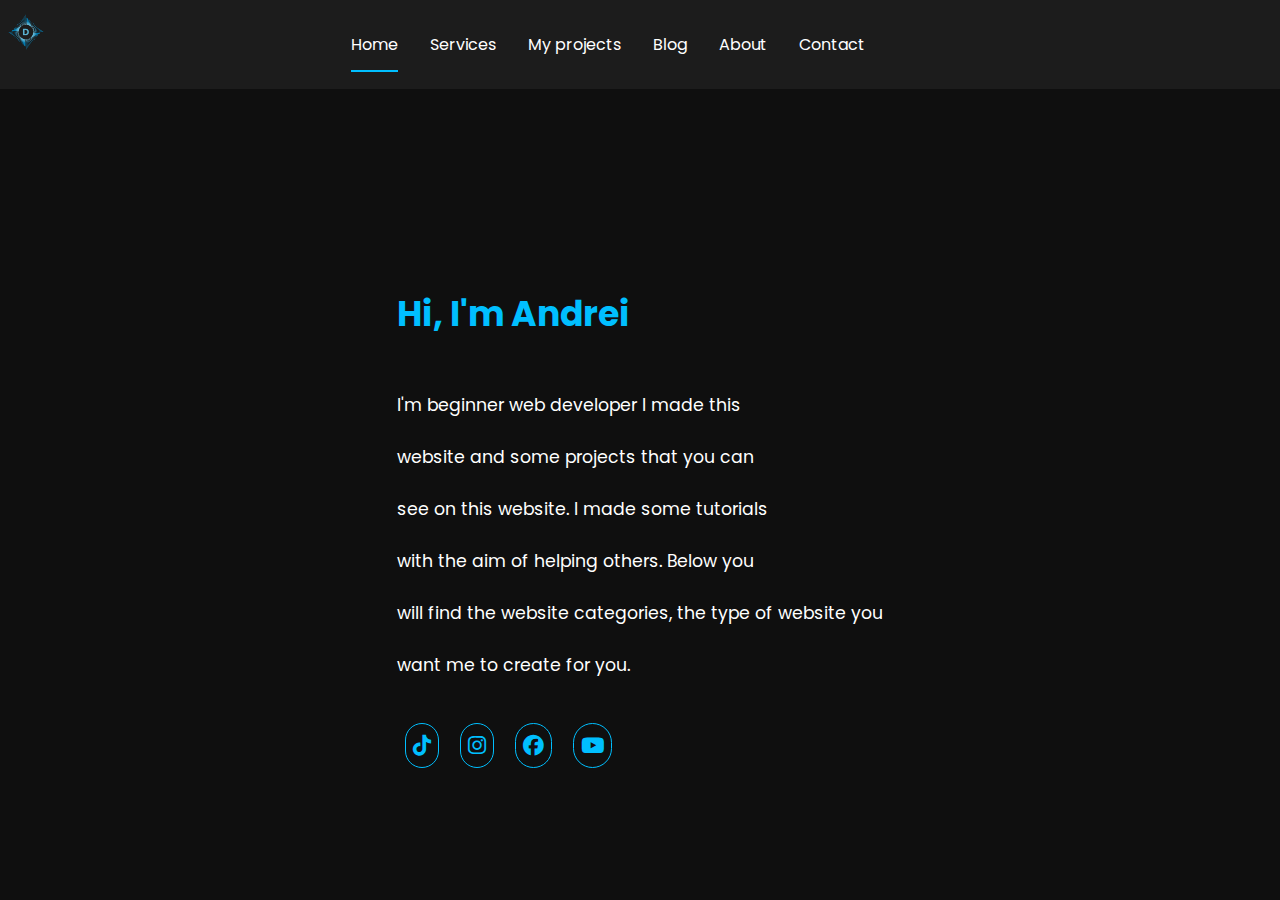
<file: index.html>
<!DOCTYPE html>
<html lang="en">
  <head>
    <meta charset="UTF-8" />
    <meta name="viewport" content="width=device-width, initial-scale=1.0" />
    <meta http-equiv="X-UA-Compatible" content="ie=edge" />
    <meta http-equiv="Content-Type" content="text/html;charset=UTF-8" />
    <link rel="stylesheet" href="style.css" />
    <link
      rel="stylesheet"
      href="https://cdnjs.cloudflare.com/ajax/libs/font-awesome/6.7.2/css/all.min.css"
      integrity="sha512-Evv84Mr4kqVGRNSgIGL/F/aIDqQb7xQ2vcrdIwxfjThSH8CSR7PBEakCr51Ck+w+/U6swU2Im1vVX0SVk9ABhg=="
      crossorigin="anonymous"
      referrerpolicy="no-referrer"
    />
    <link
      href="https://fonts.googleapis.com/css2?family=Poppins&display=swap"
      rel="stylesheet"
    />
    <link rel="icon website" href="./images/logo/logo.png" type="png" />
    <title>My website</title>
  </head>
  <body>
    <nav class="nav">
      <div class="logo">
        <img src="./images/logo/logo.png" alt="logo">
      </div>
      <div class="nav-links">
        <ul>
          <li><a href="./index.html" class="active">Home</a></li>
          <li><a href="./services.html">Services</a></li>
          <li><a href="./my-projects.html">My projects</a></li>
          <li><a href="./blog.html">Blog</a></li>
          <li><a href="./about.html">About</a></li>
          <li><a href="./contact.html">Contact</a></li>
        </ul>
      </div>
    </nav>
    <div class="container">
      <div class="about-me">
        <div class="me">
          <span><h1>Hi, I'm Andrei</h1></span> <br /><br />
          <p>
            I'm beginner web developer I made this <br />
            <br />website and some projects that you can <br />
            <br />
            see on this website. I made some tutorials <br />
            <br />
            with the aim of helping others. Below you <br />
            <br />
            will find the website categories, the type of website you <br />
            <br />
            want me to create for you.
          </p>
        </div>
        <br />
        <br />
        <div class="contact-links">
          <a href="https://www.tiktok.com/@digitalcore_h9z?lang=en"
            ><i class="fa-brands fa-tiktok"></i
          ></a>
          <a href=""><i class="fa-brands fa-instagram"></i></a>
          <a href="#"><i class="fa-brands fa-facebook"></i></a>
          <a href="https://www.youtube.com/@digitalcore-h9z"
            ><i class="fa-brands fa-youtube"></i
          ></a>
        </div>
      </div>
    </div>
  </body>
</html>
</file>
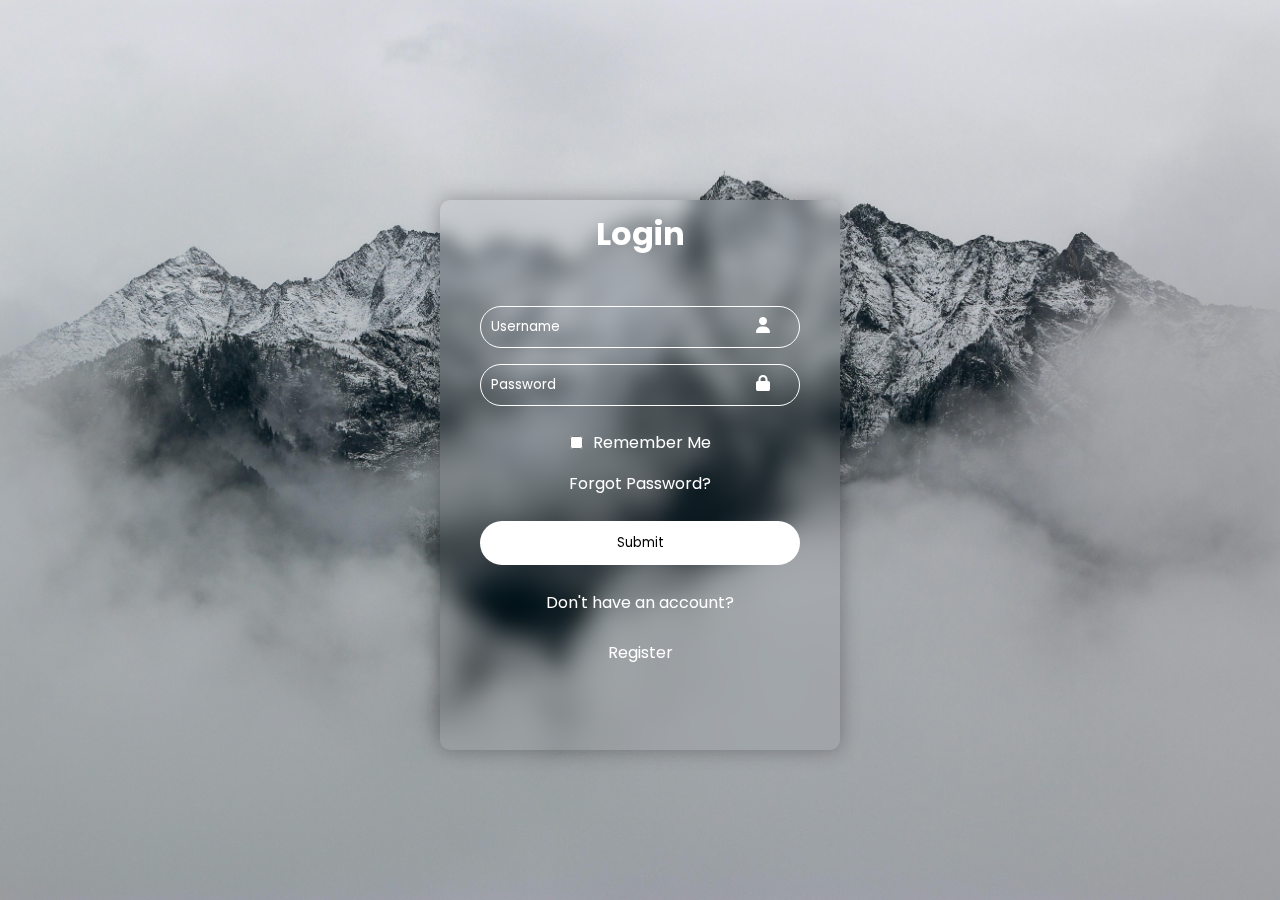
<file: my projects/FORM INPUT/index.html>
<!DOCTYPE html>
<html lang="en">
  <head>
    <meta charset="UTF-8" />
    <meta name="viewport" content="width=device-width, initial-scale=1.0" />
    <link rel="stylesheet" href="style.css" />
    <link
      rel="stylesheet"
      href="https://cdnjs.cloudflare.com/ajax/libs/font-awesome/6.7.2/css/all.min.css"
      integrity="sha512-Evv84Mr4kqVGRNSgIGL/F/aIDqQb7xQ2vcrdIwxfjThSH8CSR7PBEakCr51Ck+w+/U6swU2Im1vVX0SVk9ABhg=="
      crossorigin="anonymous"
      referrerpolicy="no-referrer"
    />
    <link
      href="https://fonts.googleapis.com/css2?family=Poppins&display=swap"
      rel="stylesheet"
    />
    <title>Document</title>
  </head>
  <body>
    <div class="container">
      <div class="form-input">
        <form action="" class="log-in">
          <h1>Login</h1>
          <br />
          <br />
          <input
            type="text"
            id="username"
            name="username"
            placeholder="Username"
          /><i class="fa-solid fa-user"></i>
          <input
            type="password"
            name="password"
            id="password"
            placeholder="Password"
          /><i class="fa-solid fa-lock"></i>
          <div class="remember-me">
            <input type="checkbox" name="checkbox" id="remember-me" />
            <label for="remember-me">Remember Me</label>
          </div>
          <a href="" class="forgot-pass"> Forgot Password? </a> <br />
          <input type="submit" value="Submit" class="login-btn" /> <br />
          <label for="">Don't have an account?</label><br />
          <a href="" class="register-btn">Register</a>
        </form>
      </div>
    </div>
  </body>
</html>
</file>
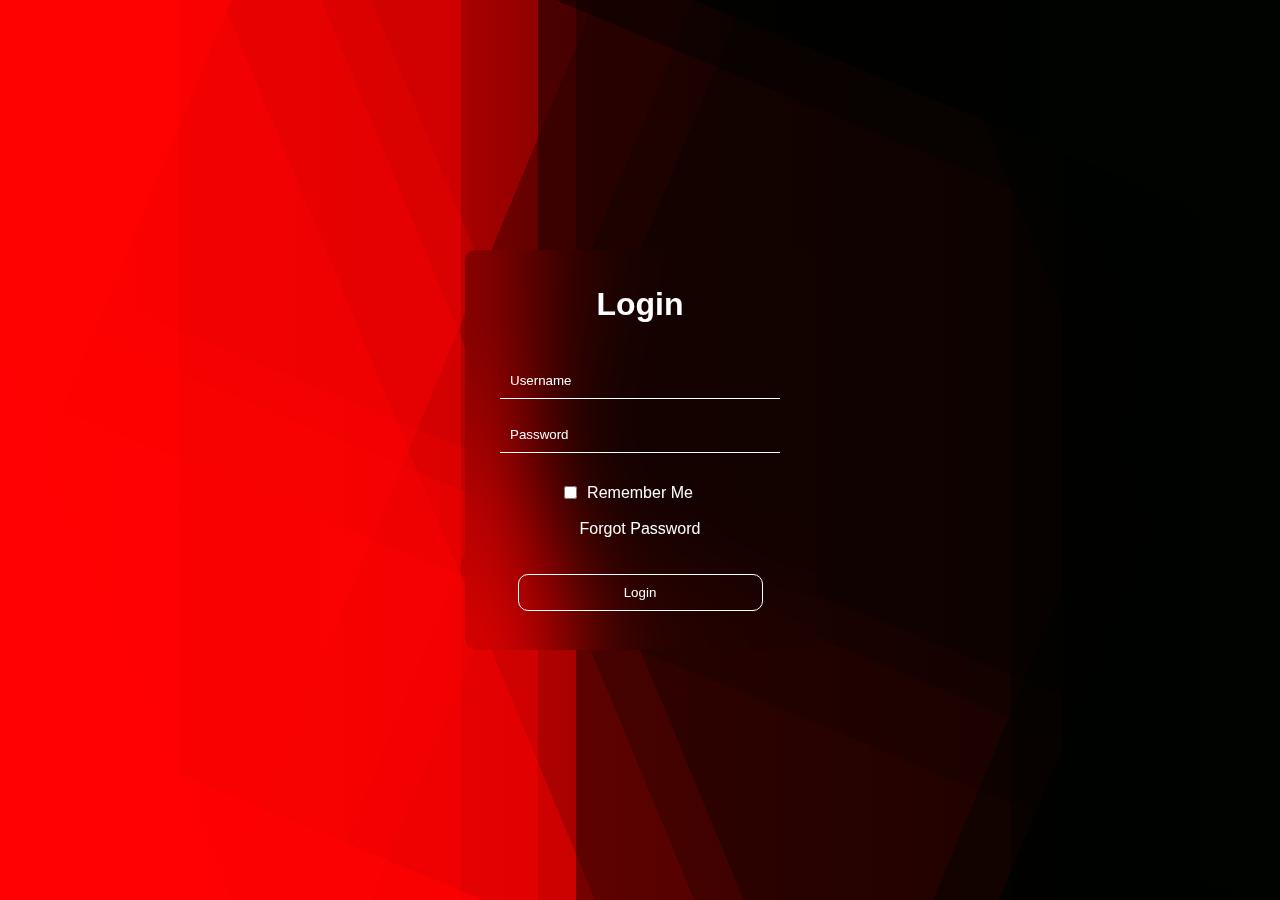
<file: my projects/log in form 2/index.html>
<!DOCTYPE html>
<html lang="en">
  <head>
    <meta charset="UTF-8" />
    <meta name="viewport" content="width=device-width, initial-scale=1.0" />
    <link rel="stylesheet" href="style.css" />
    <title>Login form</title>
  </head>
  <body>
    <div class="container">
      <div class="form">
        <br />
        <br />
        <h1>Login</h1>
        <form action="" class="form-input">
          <input type="text" placeholder="Username" id="username" /> <br />
          <input type="password" placeholder="Password" id="password" /> <br />
          <input type="checkbox" name="checkbox" id="remember-me" />
          <label for="">Remember Me</label> <br />
          <a href="#" class="reset-pass">Forgot Password</a> <br> <br>
          <input type="submit" id="submit-btn" value="Login" />
        </form>
      </div>
    </div>
  </body>
</html>
</file>
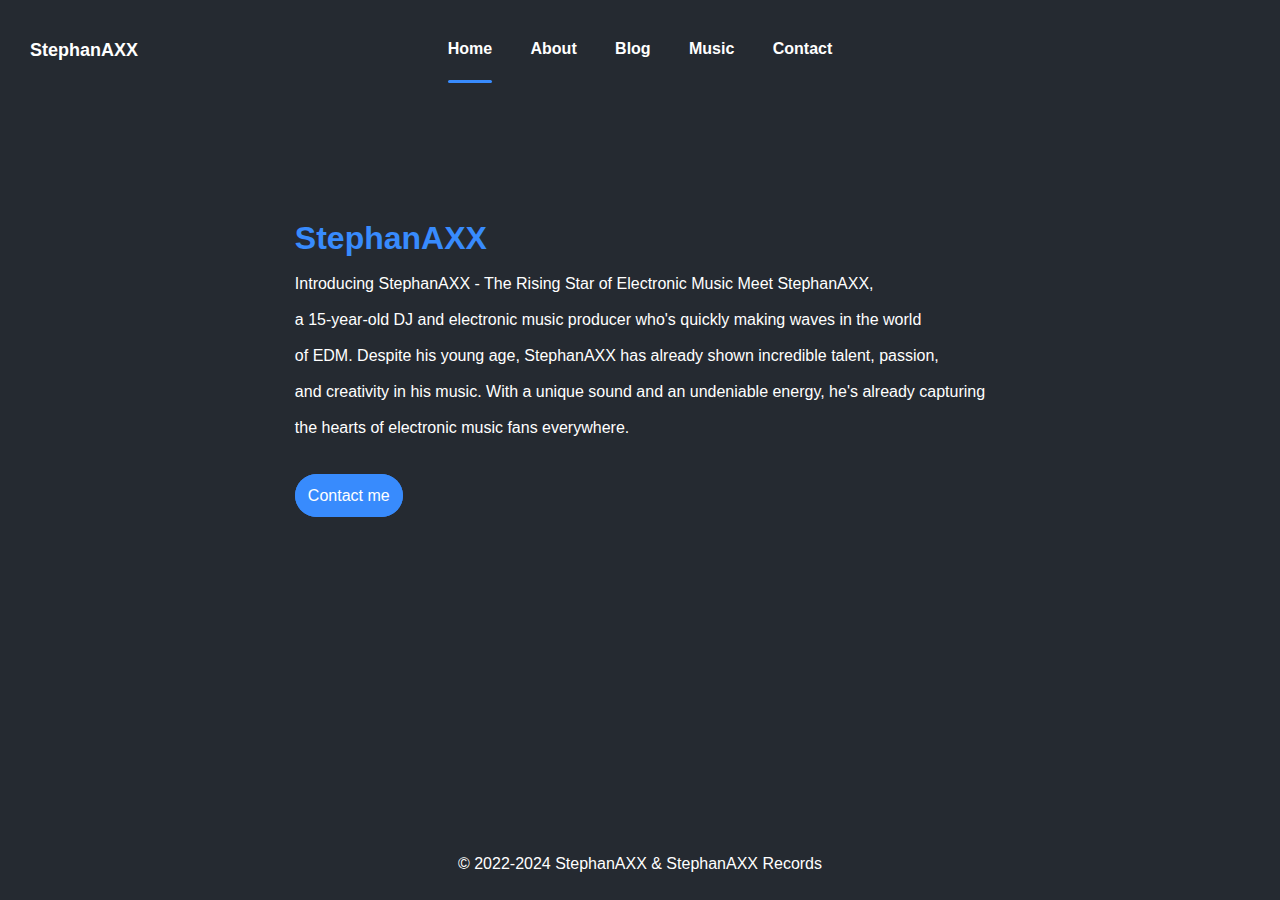
<file: my projects/Projects Stefan/index.html>
<!DOCTYPE html>
<html lang="en">
  <head>
    <meta charset="UTF-8" />
    <meta name="viewport" content="width=device-width, initial-scale=1.0" />
    <title>StephanAXX Official Website</title>
    <link rel="stylesheet" href="style.css" />
    <link
      rel="stylesheet"
      href="https://cdnjs.cloudflare.com/ajax/libs/font-awesome/6.5.2/css/all.min.css"
      integrity="sha512-SnH5WK+bZxgPHs44uWIX+LLJAJ9/2PkPKZ5QiAj6Ta86w+fsb2TkcmfRyVX3pBnMFcV7oQPJkl9QevSCWr3W6A=="
      crossorigin="anonymous"
      referrerpolicy="no-referrer"
    />
  </head>
  <body>
    <nav class="nav">
      <div class="logo">
        <i class="fa-solid fa-music"></i>
        <a href="#">StephanAXX</a>
      </div>
      <div class="links">
        <ul>
          <li><a href="#" class="active">Home</a></li>
          <li><a href="#">About</a></li>
          <li><a href="#">Blog</a></li>
          <li><a href="#">Music</a></li>
          <li><a href="#">Contact</a></li>
        </ul>
      </div>
      <div class="social-media">
        <a href="#"><i class="fa-brands fa-instagram"></i></a>
        <a href="#"><i class="fa-brands fa-spotify"></i></a>
        <a href="#"><i class="fa-brands fa-cloudflare"></i></a>
        <a href="#"><i class="fa-brands fa-youtube"></i></a>
      </div>
    </nav>
    <div class="container">
      <div class="about-me">
        <span><h1>StephanAXX</h1></span> <br />
        <p>
          Introducing StephanAXX - The Rising Star of Electronic Music Meet
          StephanAXX, <br> <br> a 15-year-old DJ and electronic music producer who's
          quickly making waves in the world <br> <br> of EDM. Despite his young age,
          StephanAXX has already shown incredible talent, passion, <br> <br> and
          creativity in his music. With a unique sound and an undeniable energy,
          he's already capturing <br> <br> the hearts of electronic music fans everywhere.
        </p>
        <a href="#" class="contact-me-btn">Contact me</a>
      </div>
    </div>
    <footer>
      <!-- <div class="recordslogo"> 
        <img src="AXXRecordsLogo.png" alt="Stephanaxx Logo" />
      </div>-->
      <p>&copy; 2022-2024 StephanAXX & StephanAXX Records</p>
    </footer>
    <script src="script.js"></script>
  </body>
</html>
</file>
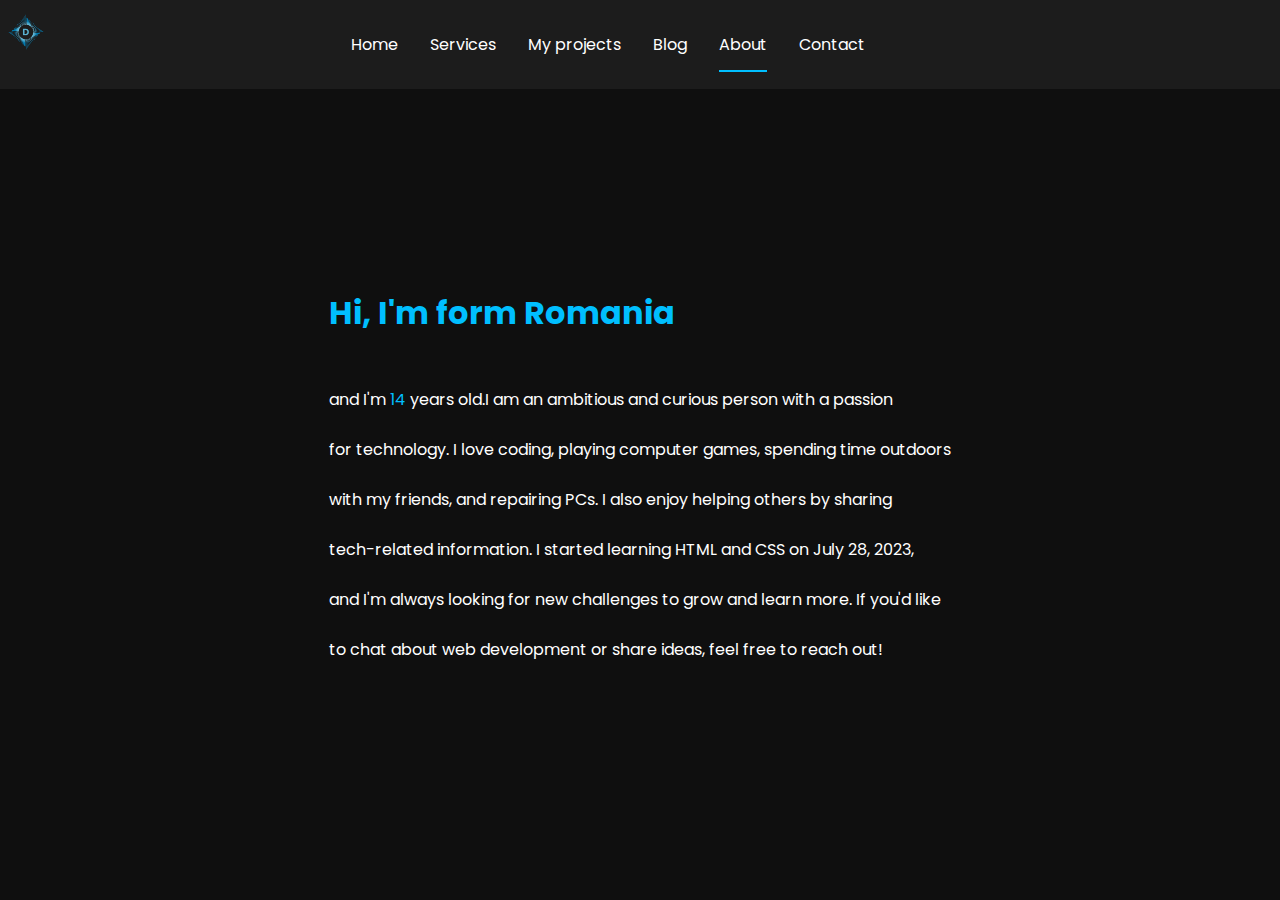
<file: about.html>
<!DOCTYPE html>
<html lang="en">
  <head>
    <meta charset="UTF-8" />
    <meta name="viewport" content="width=device-width, initial-scale=1.0" />
    <meta http-equiv="X-UA-Compatible" content="ie=edge" />
    <meta http-equiv="Content-Type" content="text/html;charset=UTF-8" />
    <link rel="stylesheet" href="style.css" />
    <link
      rel="stylesheet"
      href="https://cdnjs.cloudflare.com/ajax/libs/font-awesome/6.7.2/css/all.min.css"
      integrity="sha512-Evv84Mr4kqVGRNSgIGL/F/aIDqQb7xQ2vcrdIwxfjThSH8CSR7PBEakCr51Ck+w+/U6swU2Im1vVX0SVk9ABhg=="
      crossorigin="anonymous"
      referrerpolicy="no-referrer"
    />
    <link
      href="https://fonts.googleapis.com/css2?family=Poppins&display=swap"
      rel="stylesheet"
    />
    <link rel="icon website" href="./images/logo/logo.png" type="png" />
    <title>About me</title>
  </head>
  <body>
    <nav class="nav">
      <div class="logo">
        <img src="./images/logo/logo.png" alt="logo"><a href="#" class="logo-name"></a>
      </div>
      <div class="nav-links">
        <ul>
          <li><a href="./index.html">Home</a></li>
          <li><a href="./services.html">Services</a></li>
          <li><a href="./my-projects.html">My projects</a></li>
          <li><a href="./blog.html">Blog</a></li>
          <li><a href="./about.html" class="active">About</a></li>
          <li><a href="./contact.html">Contact</a></li>
        </ul>
      </div>
    </nav>

    <div class="about">
      <div class="me">
        <span><h1>Hi, I'm form Romania</h1></span> <br />
        <br />
        <p>
          and I'm <span>14</span> years old.I am an ambitious and curious person
          with a passion <br />
          <br />
          for technology. I love coding, playing computer games, spending time
          outdoors <br />
          <br />
          with my friends, and repairing PCs. I also enjoy helping others by
          sharing <br />
          <br />
          tech-related information. I started learning HTML and CSS on July 28,
          2023, <br />
          <br />
          and I'm always looking for new challenges to grow and learn more. If
          you'd like <br />
          <br />
          to chat about web development or share ideas, feel free to reach out!
        </p>
      </div>
    </div>
  </body>
</html>
</file>
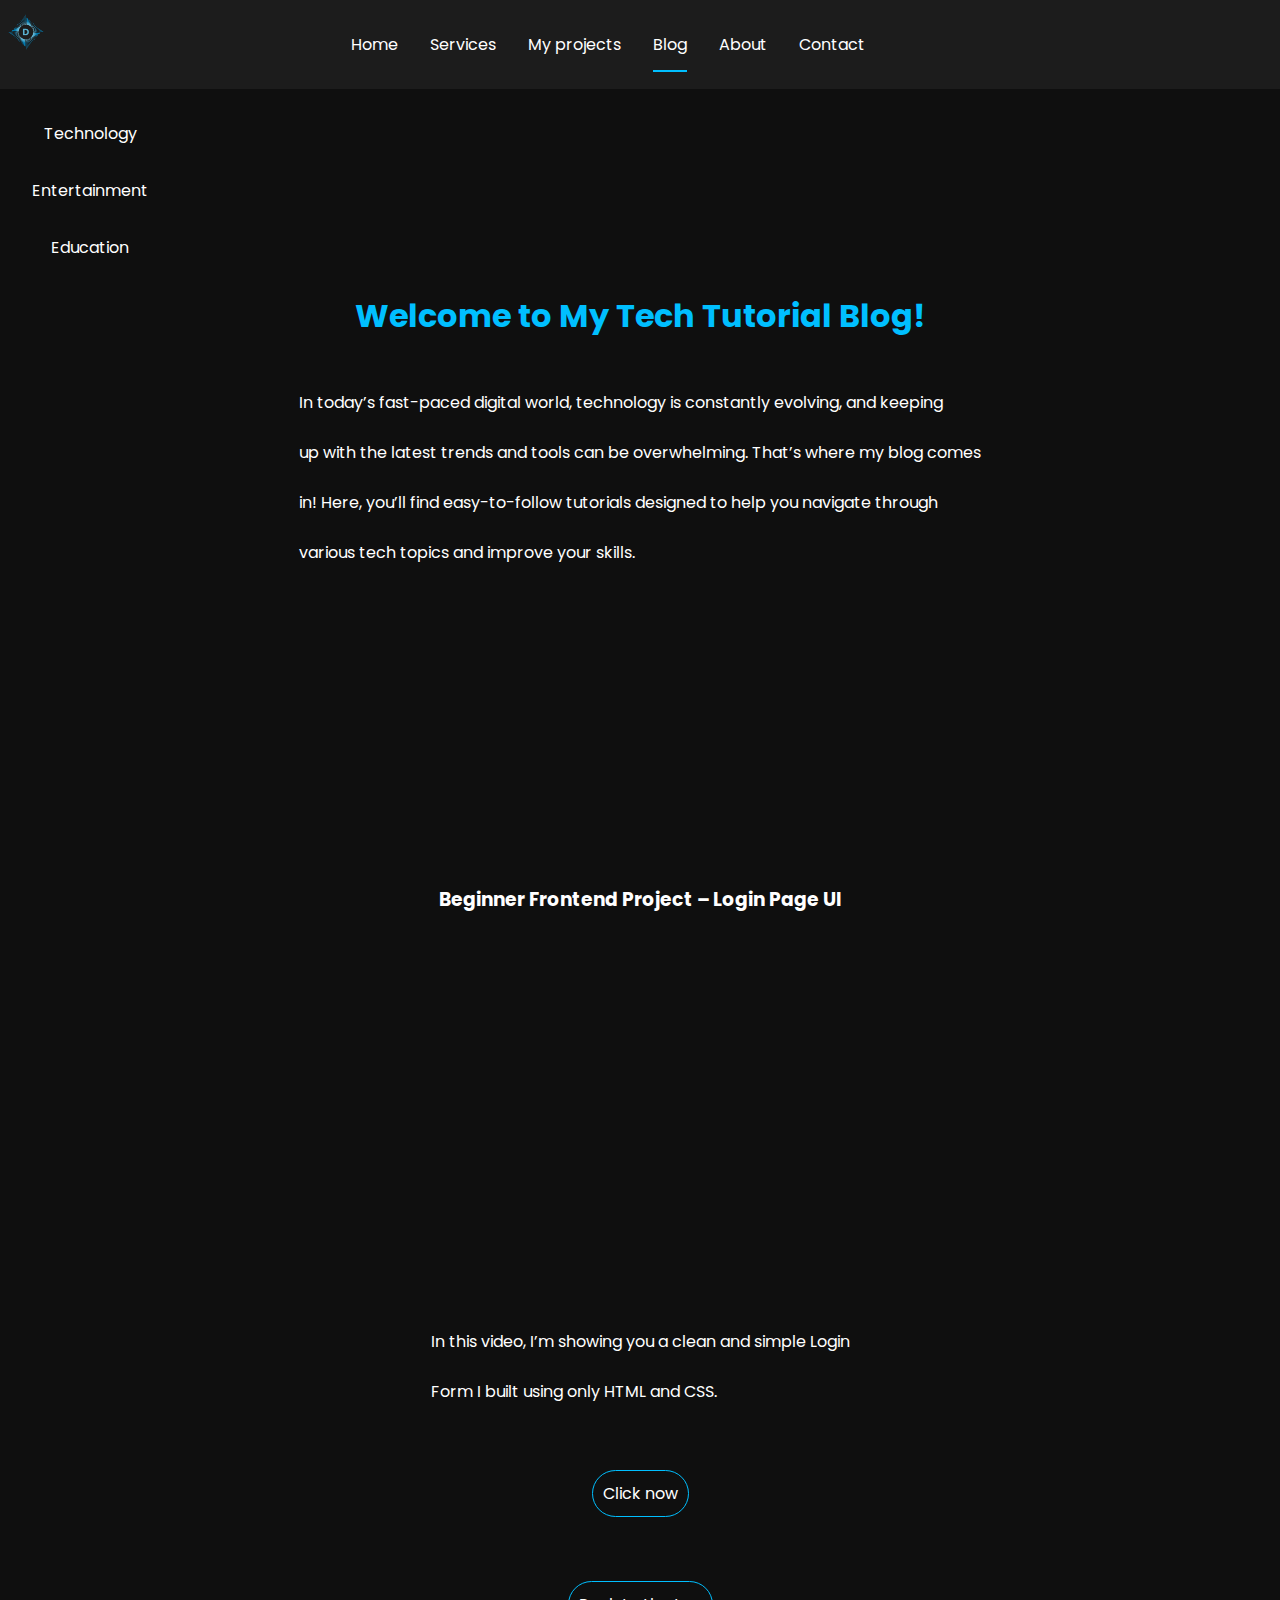
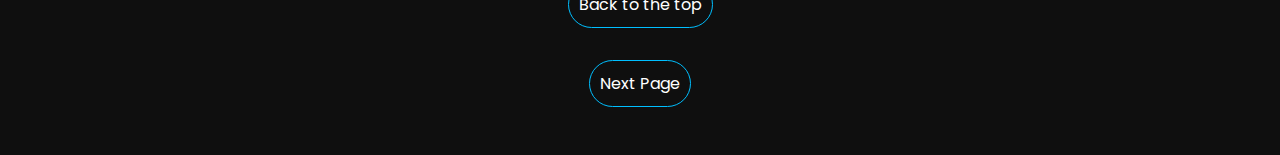
<file: blog.html>
<!DOCTYPE html>
<html lang="en">
  <head>
    <meta charset="UTF-8" />
    <meta name="viewport" content="width=device-width, initial-scale=1.0" />
    <meta http-equiv="X-UA-Compatible" content="ie=edge" />
    <meta http-equiv="Content-Type" content="text/html;charset=UTF-8" />
    <link rel="stylesheet" href="style.css" />
    <link
      rel="stylesheet"
      href="https://cdnjs.cloudflare.com/ajax/libs/font-awesome/6.7.2/css/all.min.css"
      integrity="sha512-Evv84Mr4kqVGRNSgIGL/F/aIDqQb7xQ2vcrdIwxfjThSH8CSR7PBEakCr51Ck+w+/U6swU2Im1vVX0SVk9ABhg=="
      crossorigin="anonymous"
      referrerpolicy="no-referrer"
    />
    <link
      href="https://fonts.googleapis.com/css2?family=Poppins&display=swap"
      rel="stylesheet"
    />
    <link rel="icon website" href="./images/logo/logo.png" type="png">
    <title>Blog</title>
  </head>
  <body>
    <nav class="nav">
      <div class="logo">
        <img src="./images/logo/logo.png" alt="logo">
      </div>
      <div class="nav-links">
        <ul>
          <li><a href="./index.html">Home</a></li>
          <li><a href="./services.html">Services</a></li>
          <li><a href="./my-projects.html">My projects</a></li>
          <li><a href="./blog.html" class="active">Blog</a></li>
          <li><a href="./about.html">About</a></li>
          <li><a href="./contact.html">Contact</a></li>
        </ul>
      </div>
    </nav>
    <div class="sidebar-blog">
      <div class="blog-links">
        <ul>
          <li><a href="#Technology">Technology</a></li>
          <li><a href="#Entertainment">Entertainment</a></li>
          <li><a href="#Education">Education</a></li>
        </ul>
      </div>
    </div>

    <div class="blog-description">
      <span> <h1>Welcome to My Tech Tutorial Blog!</h1></span>
      <p>
        <br />
        <br />
        In today’s fast-paced digital world, technology is constantly evolving,
        and keeping <br />
        <br />
        up with the latest trends and tools can be overwhelming. That’s where my
        blog comes <br />
        <br />
        in! Here, you’ll find easy-to-follow tutorials designed to help you
        navigate through <br />
        <br />
        various tech topics and improve your skills.
      </p>
    </div>

    <div class="blog-content">
      <div class="blog">
        <h3>Beginner Frontend Project – Login Page UI</h3>
        <br /><br />
        <iframe
          width="560"
          height="315"
          src="https://www.youtube.com/embed/7B6FlX9T4z0?si=LdY8D-dduCEQTQ-r"
          title="YouTube video player"
          frameborder="0"
          allow="accelerometer; autoplay; clipboard-write; encrypted-media; gyroscope; picture-in-picture; web-share"
          referrerpolicy="strict-origin-when-cross-origin"
          allowfullscreen
          id="Technology"
        ></iframe>
        <br />
        <br />
        <p>
          In this video, I’m showing you a clean and simple Login <br />
          <br />Form I built using only HTML and CSS.
        </p>
        <br />
        <br />
        <a href="https://youtu.be/7B6FlX9T4z0?si=xIEOfleHXDdiLL4T">Click now</a>
<!--  
        <h3>TUTORIAL INSTALARE WINDOWS XP pe Pc/Vmware+ iso original</h3>
        <br />
        <br />
        <iframe
          width="560"
          height="315"
          src="https://www.youtube.com/embed/7gZHne9GeXw?si=PxORUgRWHk8xU-z4"
          title="YouTube video player"
          frameborder="0"
          allow="accelerometer; autoplay; clipboard-write; encrypted-media; gyroscope; picture-in-picture; web-share"
          referrerpolicy="strict-origin-when-cross-origin"
          allowfullscreen
          id="Technology"
        ></iframe>
        <br />
        <br />
        <p>
          Video Description: This tutorial provides step-by-step instructions
          <br />
          <br />
          on how to install Windows XP either from a CD or through VMware <br />
          <br />
          Player, a popular virtual machine software. The video covers both
          <br />
          <br />
          methods, showing viewers how to create a bootable CD and set up <br />
          <br />
          the necessary virtual machine environment in VMware Player for <br />
          <br />
          Windows XP installation. It includes clear guidance on partitioning
          <br />
          <br />
          the virtual drive, selecting the right settings, and configuring the
          system <br />
          <br />
          to successfully install and run Windows XP, making it easy for users
          to
          <br />
          <br />
          set up this older operating system on modern hardware or in a virtual
          <br />
          <br />
          environment.
        </p>
        <br />
        <br />
        <a href="https://www.youtube.com/embed/7gZHne9GeXw?si=PxORUgRWHk8xU-z4"
          >Click now</a
        >
        <br />
        <br />

        <h3>SCAMMER pe STEAM❗* CUM TE POATE PACALI *❗</h3>
        <br /><br />
        <iframe
          width="560"
          height="315"
          src="https://www.youtube.com/embed/ZhJ8tzxLaJI?si=nM9U5qy4i41lOOT9"
          title="YouTube video player"
          frameborder="0"
          allow="accelerometer; autoplay; clipboard-write; encrypted-media; gyroscope; picture-in-picture; web-share"
          referrerpolicy="strict-origin-when-cross-origin"
          allowfullscreen
          id="Education"
        ></iframe>
        <br />
        <br />
        <p>
          Video Description: In this video, you’ll learn valuable tips and
          <br />
          <br />
          strategies to protect yourself from online scammers. The tutorial
          <br />
          <br />
          covers common scams and how to recognize warning signs, as <br />
          <br />
          well as practical steps you can take to safeguard your personal <br />
          <br />
          information, avoid fraud, and stay safe while navigating the <br />
          <br />
          internet. By the end of the video, you'll be equipped with the <br />
          <br />
          knowledge to recognize and defend against various online threats.
        </p>
        <br />
        <br />
        <a href="https://www.youtube.com/embed/ZhJ8tzxLaJI?si=nM9U5qy4i41lOOT9"
          >Click now</a
        >

        <br />
        <br />
        <h3>ACESTA este MOTIVUL PENTRU care PREFER WINDOWS 7...</h3>
        <br /><br />
        <iframe
          width="560"
          height="315"
          src="https://www.youtube.com/embed/enc0IbA3gPc?si=hvB8CdbXf2KIJa1E"
          title="YouTube video player"
          frameborder="0"
          allow="accelerometer; autoplay; clipboard-write; encrypted-media; gyroscope; picture-in-picture; web-share"
          referrerpolicy="strict-origin-when-cross-origin"
          allowfullscreen
          id="Entertainment"
        ></iframe>
        <br /><br />
        <p>
          Video Description: In this video, we compare the FPS performance
          <br />
          <br />
          of Minecraft running on Windows 7 versus Windows 11. Surprisingly,
          <br />
          <br />
          Windows 7 shows better FPS results, especially on lower-end hardware
          <br />
          <br />
          or older systems. We dive into the possible reasons for this
          difference,
          <br />
          <br />
          exploring factors like system resource management, background
          processes,
          <br />
          <br />
          and how each operating system handles Minecraft’s performance. While
          <br />
          <br />
          Windows 11 offers more modern features and optimizations for gaming,
          <br />
          <br />
          Windows 7’s lighter resource usage may allow for smoother gameplay on
          <br />
          <br />
          certain configurations. Watch to see the test results and find out
          which
          <br />
          <br />
          operating system might give you better FPS in Minecraft!
        </p>
        <br /><br />
        <a href="https://www.youtube.com/embed/enc0IbA3gPc?si=hvB8CdbXf2KIJa1E"
          >Click now</a
        >

        <br />
        <br />
        <h3>
          CUM POTI AVEA o MASINA VIRTUALA fara a avea NEVOIE sa o INSTALEZI❓
        </h3>
        <br /><br />
        <iframe
          width="560"
          height="315"
          src="https://www.youtube.com/embed/-b_saCiwnEs?si=_gMa0UVRG4GS1LTL"
          title="YouTube video player"
          frameborder="0"
          allow="accelerometer; autoplay; clipboard-write; encrypted-media; gyroscope; picture-in-picture; web-share"
          referrerpolicy="strict-origin-when-cross-origin"
          allowfullscreen
          id="Technology"
        ></iframe>
        <br /><br />
        <p>
          Video Description: In this video, you'll learn how to turn on Windows
          <br />
          <br />
          Sandbox, a powerful feature in Windows 10 and 11 that allows you to
          <br />
          <br />
          safely run applications in an isolated environment. We'll walk you
          <br />
          <br />
          through the simple steps to enable Windows Sandbox, ensuring you
          <br />
          <br />
          can use it for testing software or browsing the web without risking
          <br />
          <br />
          your main system. Whether you're a developer, security-conscious
          <br />
          <br />
          user, or just curious, this tutorial will help you get started with
          this
          <br />
          <br />
          handy tool!
        </p>
        <a href="https://www.youtube.com/embed/-b_saCiwnEs?si=_gMa0UVRG4GS1LTL"
          >Click now</a
        > -->
      </div>
      <a href="./blog.html">Back to the top</a>
      <a href="">Next Page</a>
    </div>
  </body>
</html>
</file>
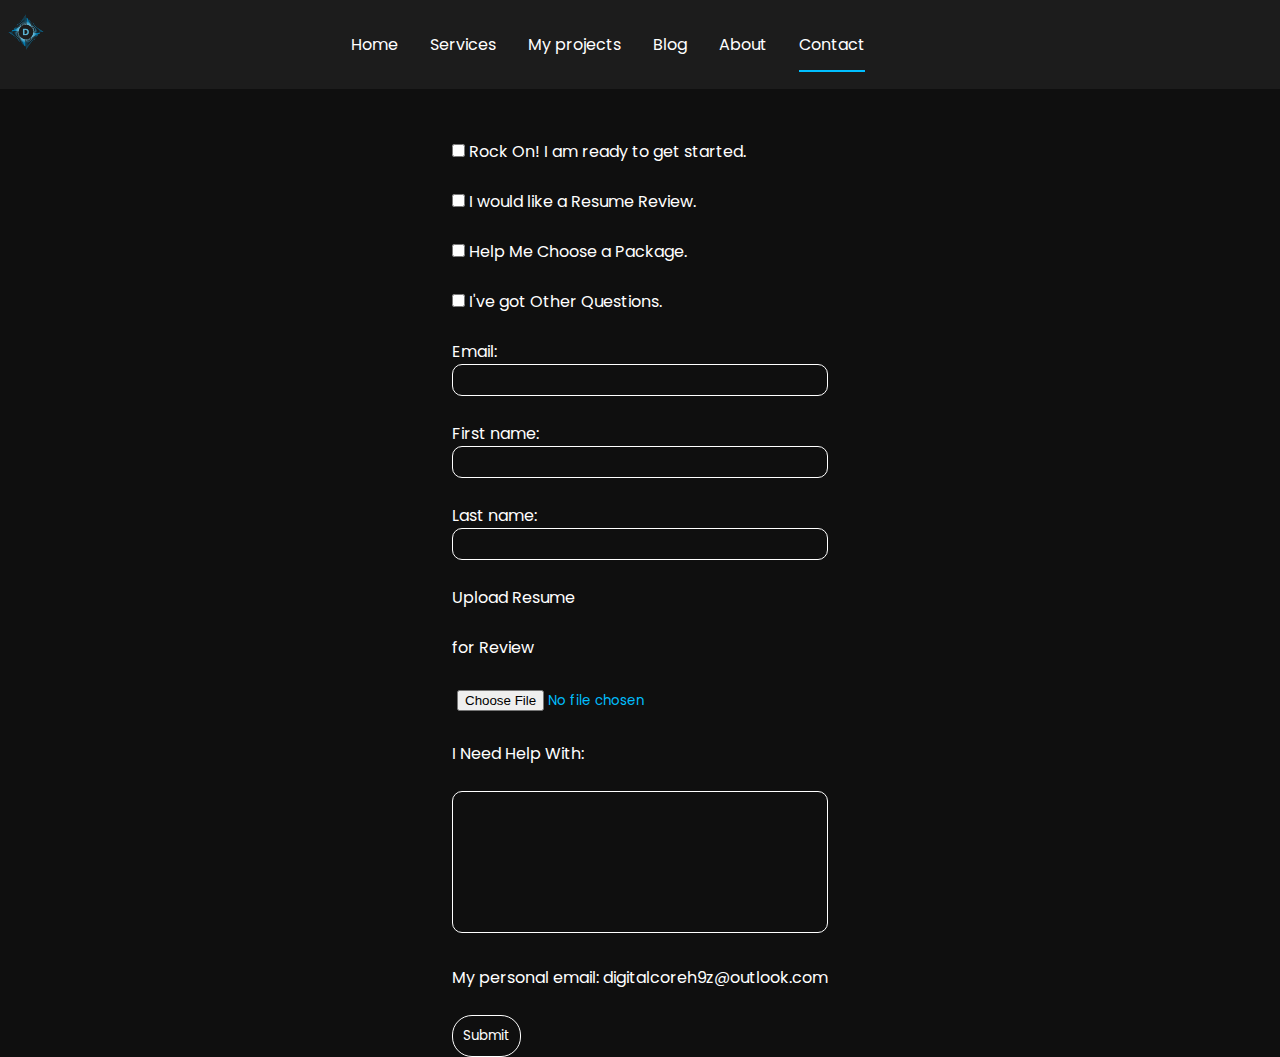
<file: contact.html>
<!DOCTYPE html>
<html lang="en">
  <head>
    <meta charset="UTF-8" />
    <meta name="viewport" content="width=device-width, initial-scale=1.0" />
    <meta http-equiv="X-UA-Compatible" content="ie=edge" />
    <meta http-equiv="Content-Type" content="text/html;charset=UTF-8" />
    <link rel="stylesheet" href="style.css" />
    <link
      rel="stylesheet"
      href="https://cdnjs.cloudflare.com/ajax/libs/font-awesome/6.7.2/css/all.min.css"
      integrity="sha512-Evv84Mr4kqVGRNSgIGL/F/aIDqQb7xQ2vcrdIwxfjThSH8CSR7PBEakCr51Ck+w+/U6swU2Im1vVX0SVk9ABhg=="
      crossorigin="anonymous"
      referrerpolicy="no-referrer"
    />
    <link
      href="https://fonts.googleapis.com/css2?family=Poppins&display=swap"
      rel="stylesheet"
    />
    <link rel="icon website" href="./images/logo/logo.png" type="png" />
    <title>Contact</title>
  </head>
  <body>
    <nav class="nav">
      <div class="logo">
        <img src="./images/logo/logo.png" alt="logo">
      </div>
      <div class="nav-links">
        <ul>
          <li><a href="./index.html">Home</a></li>
          <li><a href="./services.html">Services</a></li>
          <li><a href="./my-projects.html">My projects</a></li>
          <li><a href="./blog.html">Blog</a></li>
          <li><a href="./about.html">About</a></li>
          <li><a href="./contact.html" class="active">Contact</a></li>
        </ul>
      </div>
    </nav>
    <div class="contact">
      <div class="contact-me">
        <form action="" class="input-form">
          <input type="checkbox" name="" id="checkbox-1" />
          <label>Rock On! I am ready to get started.</label> <br />
          <br />
          <input type="checkbox" name="" id="checkbox-2" />
          <label>I would like a Resume Review.</label> <br />
          <br />
          <input type="checkbox" name="" id="checkbox-3" />
          <label>Help Me Choose a Package.</label> <br />
          <br />
          <input type="checkbox" name="" id="checkbox-4" />
          <label>I've got Other Questions.</label> <br />
          <br />
          <label for="">Email: </label>
          <input type="email" name="email" id="email" required /> <br />
          <br />
          <label for="">First name: </label>
          <input type="text" name="firstname" id="first-name" required /> <br />
          <br />
          <label for="">Last name: </label>
          <input type="text" name="lastname" id="last-name" required /> <br />
          <br />
          <label for="file"
            >Upload Resume <br />
            <br />
            for Review
          </label>
          <br /><br />
          <input type="file" name="file" id="file" /> <br />
          <br />
          <label for="textarea">I Need Help With:</label> <br />
          <br />
          <textarea name="textarea" id="textarea"></textarea> <br />
          <br />
          <p>My personal email: digitalcoreh9z@outlook.com</p>
          <br />
          <input type="submit" value="Submit" id="submit" />
        </form>
      </div>
    </div>
  </body>
</html>
</file>
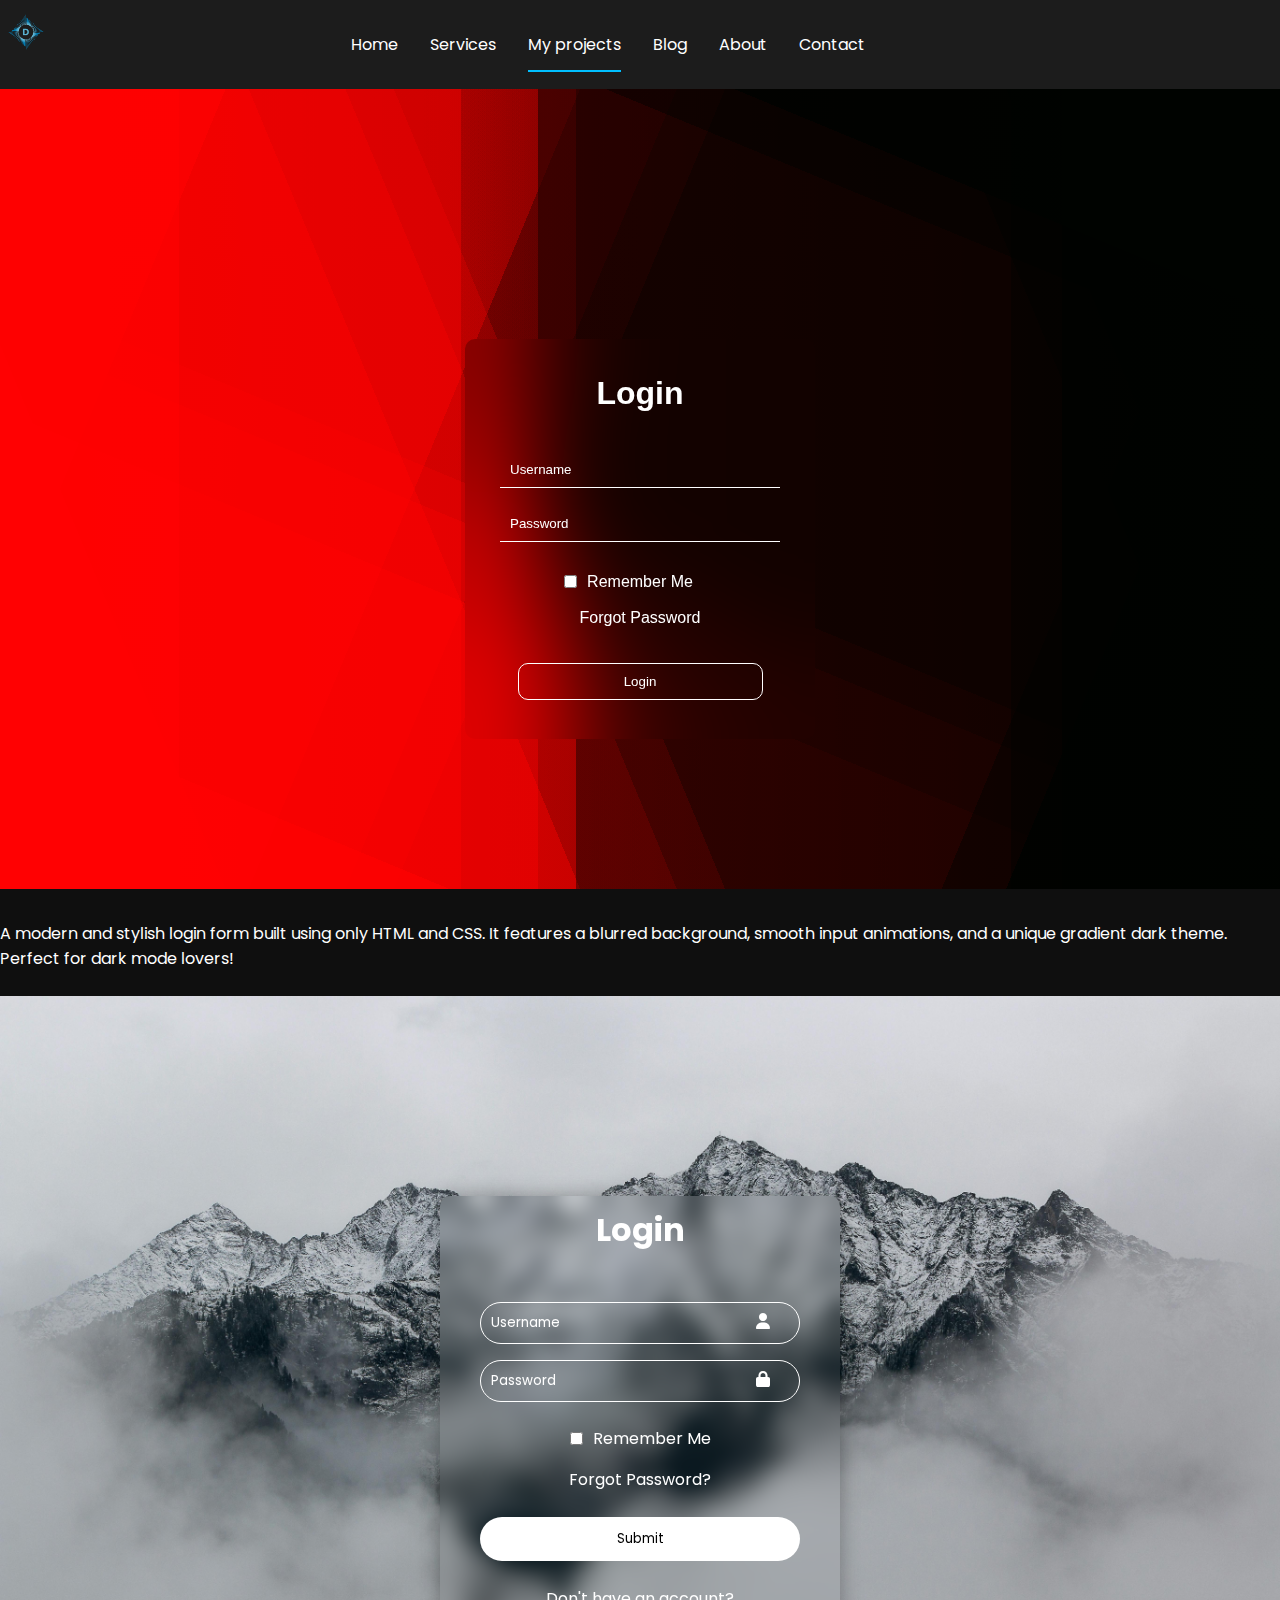
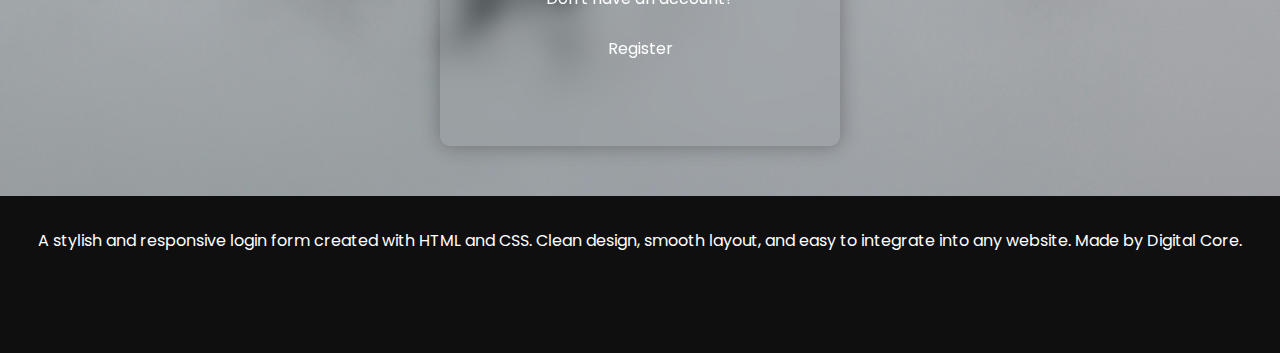
<file: my-projects.html>
<!DOCTYPE html>
<html lang="en">
  <head>
    <meta charset="UTF-8" />
    <meta name="viewport" content="width=device-width, initial-scale=1.0" />
    <meta http-equiv="X-UA-Compatible" content="ie=edge" />
    <meta http-equiv="Content-Type" content="text/html;charset=UTF-8" />
    <link rel="stylesheet" href="style.css" />
    <link
      rel="stylesheet"
      href="https://cdnjs.cloudflare.com/ajax/libs/font-awesome/6.7.2/css/all.min.css"
      integrity="sha512-Evv84Mr4kqVGRNSgIGL/F/aIDqQb7xQ2vcrdIwxfjThSH8CSR7PBEakCr51Ck+w+/U6swU2Im1vVX0SVk9ABhg=="
      crossorigin="anonymous"
      referrerpolicy="no-referrer"
    />
    <link
      href="https://fonts.googleapis.com/css2?family=Poppins&display=swap"
      rel="stylesheet"
    />
    <link rel="icon website" href="./images/logo/logo.png" type="png" />
    <title>My website</title>
  </head>
  <body>
    <nav class="nav">
      <div class="logo">
        <img src="./images/logo/logo.png" alt="logo">
      </div>
      <div class="nav-links">
        <ul>
          <li><a href="./index.html">Home</a></li>
          <li><a href="./services.html">Services</a></li>
          <li><a href="./my-projects.html" class="active">My projects</a></li>
          <li><a href="./blog.html">Blog</a></li>
          <li><a href="./about.html">About</a></li>
          <li><a href="./contact.html">Contact</a></li>
        </ul>
      </div>
    </nav>
    <div class="my-projects">
      <div class="my-project-1">
        <iframe
          src="my projects/log in form 2/index.html"
          width="100%"
          height="800px"
          frameborder="0"
        ></iframe>
        <br />
        <br />
        <p>
          A modern and stylish login form built using only HTML and CSS. It
          features a blurred background, smooth input animations, and a unique
          gradient dark theme. Perfect for dark mode lovers!
        </p>
        <br />
      </div>
      <div class="my-project-2">
        <iframe
          src="my projects/FORM INPUT/index.html"
          width="100%"
          height="800px"
          frameborder="0"
        ></iframe>
        <br />
        <br />
        <p>
          A stylish and responsive login form created with HTML and CSS. Clean
          design, smooth layout, and easy to integrate into any website. Made by
          Digital Core.
        </p>
      </div>
    </div>
  </body>
</html>
</file>
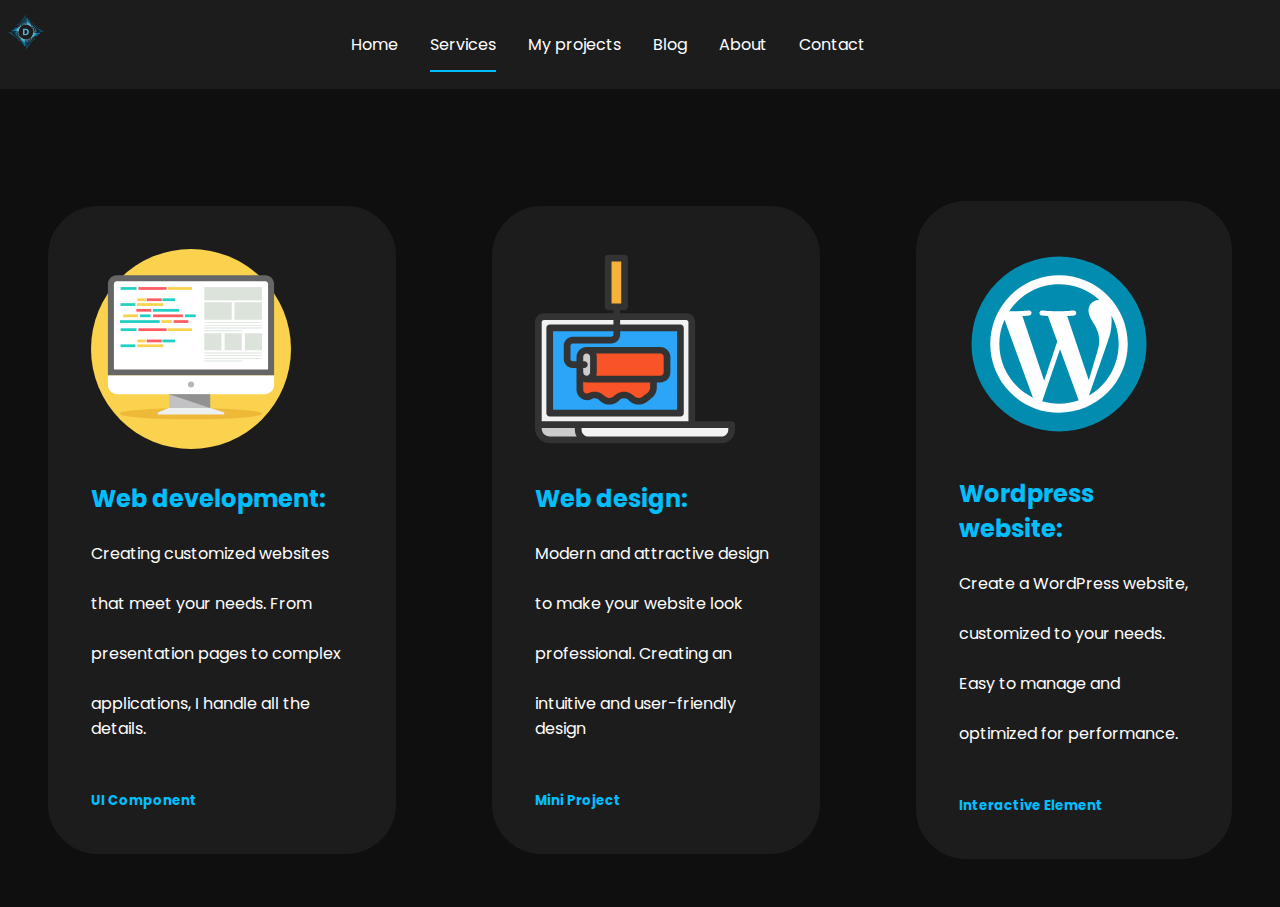
<file: services.html>
<!DOCTYPE html>
<html lang="en">
  <head>
    <meta charset="UTF-8" />
    <meta name="viewport" content="width=device-width, initial-scale=1.0" />
    <link rel="stylesheet" href="style.css" />
    <title>Services</title>
    <link
      href="https://fonts.googleapis.com/css2?family=Poppins&display=swap"
      rel="stylesheet"
    />
    <link rel="icon website" href="./images/logo/logo.png" type="png" />
  </head>

  <body>
    <nav class="nav">
      <div class="logo">
        <img src="./images/logo/logo.png" alt="logo">
      </div>
      <div class="nav-links">
        <ul>
          <li><a href="./index.html">Home</a></li>
          <li><a href="./services.html" class="active">Services</a></li>
          <li><a href="./my-projects.html">My projects</a></li>
          <li><a href="./blog.html">Blog</a></li>
          <li><a href="./about.html">About</a></li>
          <li><a href="./contact.html">Contact</a></li>
        </ul>
      </div>
    </nav>
    <div class="content-services">
      <div class="services">
        <div class="card-1">
          <img src="./images/Services/web-development-svgrepo-com.svg" alt="web-development" />
          <br />
          <br />
          <span><h2>Web development:</h2></span> <br />
          <p>
            Creating customized websites <br />
            <br />
            that meet your needs. From <br />
            <br />
            presentation pages to complex <br />
            <br />
            applications, I handle all the details.
          </p>
          <br />
          <br />
          <span><h5>UI Component</h5></span>
        </div>
        <div class="card-2">
          <img src="./images/Services/web-design-svgrepo-com.svg" alt="web-design" />
          <br />
          <br />
          <span><h2>Web design:</h2></span> <br />
          <p>
            Modern and attractive design <br />
            <br />
            to make your website look <br />
            <br />
            professional. Creating an <br />
            <br />
            intuitive and user-friendly design
          </p>
          <br />
          <br />
          <span><h5>Mini Project</h5></span>
        </div>
        <div class="card-3">
          <img src="./images/Services/wordpress-svgrepo-com.svg" alt="wordpress" />
          <br />
          <br />
          <span><h2>Wordpress website:</h2></span> <br />
          <p>
            Create a WordPress website, <br />
            <br />
            customized to your needs. <br />
            <br />
            Easy to manage and <br />
            <br />
            optimized for performance.
          </p>
          <br />
          <br />
          <span><h5>Interactive Element</h5></span>
        </div>
      </div>
    </div>
  </body>
</html>
</file>
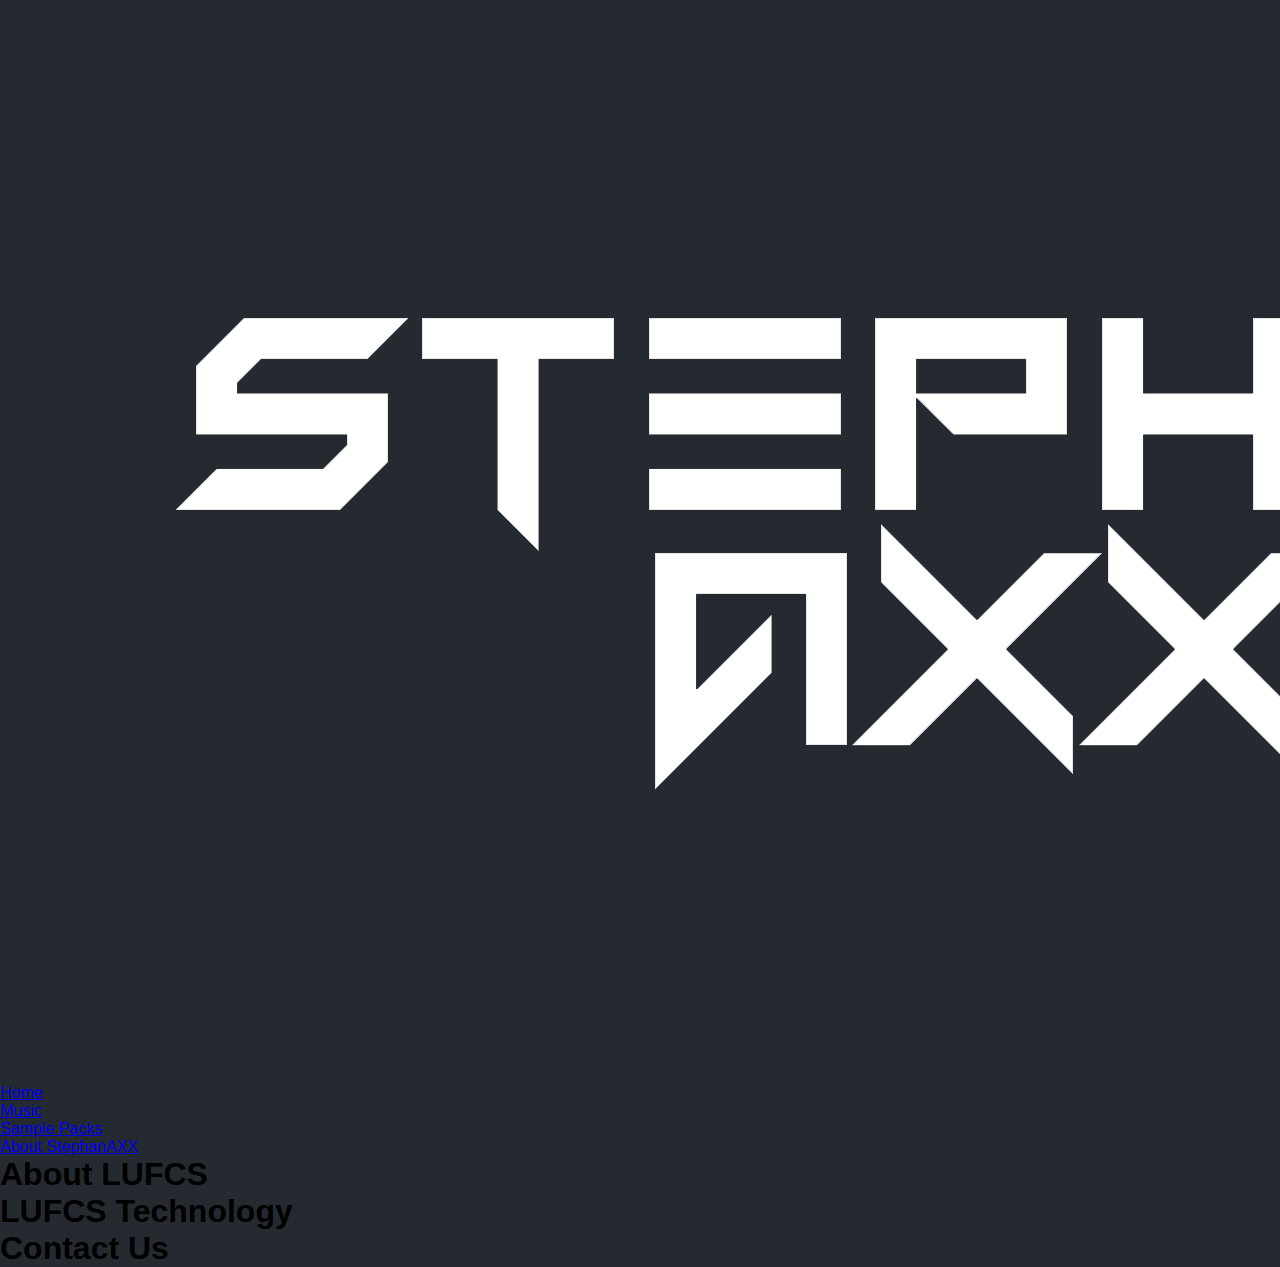
<file: my projects/Projects Stefan/aboutstephanaxx.html>
<!DOCTYPE html>
<html lang="en">
<head>
    <meta charset="UTF-8">
    <meta name="viewport" content="width=device-width, initial-scale=1.0">
    <title>LUFCS Loudness Unit Full Clipping Scale</title>
    <link rel="stylesheet" href="style.css">
</head>
<body>
<!--  
    <video id="introVideo" autoplay muted>
        <source src="video/intrologo.mp4" type="video/mp4">
        Your browser does not support the video tag.
    </video>
    -->
	
    <header>
        <nav>
            <div class="logo">
                <img src="stephanaxxlogo.png" alt="StephanAXX Logo">
            </div>
            <ul class="nav-links">
                <li><a href="./index.html">Home</a></li>
                <li><a href="#">Music</a></li>
                <li><a href="#">Sample Packs</a></li>
                <li><a href="#">About StephanAXX</a></li>
            </ul>
        </nav>
    </header>

    <section id="about" class="content">
        <h1>About LUFCS</h1>
        <!-- Insert the provided text here -->
    </section>

    <section id="technology" class="content">
        <h1>LUFCS Technology</h1>
        <!-- Insert relevant content here -->
    </section>

    <section id="contact" class="content">
        <h1>Contact Us</h1>
        <!-- Insert contact information here -->
    </section>
    <!--  
    <footer>
        <div class="recordslogo">
            <img src="AXXRecordsLogo.png" alt="Stephanaxx Logo">
        </div>
        <p>&copy; 2023 StephanAXX & StephanAXX Records</p>
    </footer>
    -->
    <script src="script.js"></script>
</body>
</html>
</file>
<file: style.css>
* {
  margin: 0;
  padding: 0;
  font-family: "Poppins";
  box-sizing: border-box;
}
html {
  scroll-behavior: smooth;
}
nav a {
  position: relative;
  text-decoration: none;
  color: white;
  /* font-style: italic; */
}
.logo img {
  width: 4%;
  position: absolute;
  top: 10px;
}
nav a::after {
  content: "";
  position: absolute;
  left: 0;
  bottom: -15px;
  width: 0%;
  height: 2px;
  background-color: #00bfff;
  transition: width 0.3s ease;
}

nav a:hover::after,
nav a.active::after {
  width: 100%;
}

body {
  background: #0f0f0f;
  min-height: 100vh;
  background-size: cover;
  background-position: center;
  max-width: 100%;
  display: block;
}
.logo-name {
  /* font-size: 20pt; */
  position: relative;
  top: 20px;
  color: #00bfff;
}
.nav-links ul,
li {
  display: flex;
  justify-content: center;
  align-items: center;
  margin-right: 2rem;
}
.nav {
  /* border-bottom: 1px solid #484f58; */
  padding-top: 2rem;
  padding-bottom: 2rem;
  background: #1c1c1c;
  width: 100%;
}
.nav-links a {
  transition: all ease-in-out 0.3s;
}

.container {
  display: flex;
  justify-content: center;
  align-items: center;
  font-size: 13pt;
  position: relative;
  top: 200px;
}
.about-me p {
  color: #fff;
  /* font-style: italic; */
}
span {
  color: #00bfff;
}

.contact-links a {
  color: #00bfff;
  border-radius: 50px;
  border: 1px solid #00bfff;
  font-size: 1.3rem;
  padding: 7px;
  transition: all ease-in-out 0.5s;
  margin: 0.5rem;
}
.contact-links a:hover {
  box-shadow: 0 0 10px 0 #00bfff inset, 0 0 20px 2px #00bfff;
}

.content-services .services {
  display: flex;
  justify-content: center;
  align-items: center;
  flex-direction: row;
  margin-top: 4rem;
}

.services img {
  height: 200px;
  width: 200px;
}
.services p {
  color: #fff;
}

.card-1,
.card-2,
.card-3 {
  border: 3px solid #1c1c1c;
  background: #1c1c1c;
  border-radius: 50px;
  padding: 40px;
  margin: 3rem;
}
@media screen and (max-width: 1000px) {
  .content-services .services {
    flex-direction: column;
  }
  .logo {
    display: none;
  }

  .nav-links ul,
  li {
    display: block;
    transform: translate(50px, 0px);
  }
  .nav-links {
    padding-top: 10px;
  }
  .nav-links li {
    margin: 2rem;
  }
  .about {
     margin: 4rem; 
     padding-bottom: 100px;
  }
  .sidebar-blog,
  .blog-description,
  .blog-content {
    margin: 4rem;
  }
  .container {
    padding-bottom: 200px;
    margin-left: 1rem;
  }
  .blog p {
    font-size: 11pt;
  }
  .blog iframe {
    width: 150%;
  }
  .contact {
    padding-bottom: 200px;
  }
}

.about {
  display: flex;
  justify-content: center;
  align-items: center;
  position: relative;
  top: 200px;
}
.me p {
  color: #fff;
}

.contact {
  display: flex;
  justify-content: center;
  flex-direction: row;
  align-items: center;
  position: relative;
  top: 50px;
}
#email,
#first-name,
#last-name {
  width: 100%;
}
.input-form label {
  color: #fff;
}
.input-form label,
p {
  color: #fff;
}
.input-form input {
  padding: 5px;
  border: 1px solid #fff;
  background: transparent;
  color: #00bfff;
  border-radius: 10px;
  transition: all ease-out 0.2s;
}
#email:focus, #first-name:focus, #last-name:focus, textarea:focus {
  outline: 1px solid  #00bfff;
  box-shadow: 0 0 10px 0 deepskyblue inset, 0 0 10px 2px deepskyblue;
}

#file {
  border: none;
}
textarea {
  resize: none;
  height: 100%;
  width: 100%;
  padding-bottom: 100px;
  color: #00bfff;
  background: transparent;
  border: 1px solid #fff;
  border-radius: 10px;
  transition: all ease-out 0.2s;
}
#submit {
  color: #fff;
  padding: 10px;
  border-radius: 20px;
  transition: all ease-in-out 0.3s;
  cursor: pointer;
}
#submit:hover {
  background: #00bfff;
  border: 1px solid #00bfff;
}
.my-projects p {
  display: flex;
  justify-content: center;
  align-items: center;
}
.sidebar-blog {
  display: flex;
}
.blog-links a {
  text-decoration: none;
  color: #fff;
  transition: all ease-in-out 0.3s;
}
.blog-links li {
  margin: 2rem;
}
.blog-links li {
  margin: 2rem;
}
.blog-links a:hover {
  color: #00bfff;
}
.blog-content,
.blog {
  display: flex;
  justify-content: center;
  align-items: center;
  flex-direction: column;
  margin: 2rem;
  margin-top: 10rem;
}
.blog-content a {
  border: 1px solid #00bfff;
  text-decoration: none;
  color: #fff;
  padding: 10px;
  border-radius: 50px;
  margin: 1rem;
}
.blog-content a:hover {
  background: #00bfff;
}
.blog-description {
  display: flex;
  justify-content: center;
  align-items: center;
  flex-direction: column;
}

.blog-content h3 {
  color: #fff;
}
.my-projects {
  padding-bottom: 100px;
  position: relative;
}
</file>
<file: my projects/FORM INPUT/style.css>
* {
    margin: 0;
    padding: 0;
    box-sizing: border-box;
    font-family: 'Poppins', sans-serif;
}
.container {
    position: relative;
    top: 200px;
    display: flex;
    justify-content: center;
    align-items: center;
}
.form-input {
    backdrop-filter: blur(10px);
    width: 400px;
    height: 550px;
    border-radius: 10px;
    box-shadow: 0 0 20px rgba(0, 0, 0, 0.3);
}
body{
    background: url(./pexels-eberhardgross-691668\ \(1\).jpg);
    min-height: 100vh;
    background-size: cover;
    background-position: center;
    max-width: 100%;
    display: block;
}
.log-in {
    display: flex;
    flex-direction: column;
    justify-content: center;
    align-items: center;
}
#username, #password {
    border: 1px solid #fff;
    color: #fff;
    background: transparent;
    padding: 10px;
    border-radius: 50px;
    margin: 0.5rem;
    width: 80%;
}
#username::placeholder, #password::placeholder {
    color: #fff;
}
.log-in h1 {
    color: #fff;
    justify-content: center;
    display: flex;
    position: relative;
    top: 10px;
}
.login-btn {
    padding: 12px;
    width: 80%;
    background: #fff;
    text-decoration: none;
    border-radius: 50px;
    color: black;
    border: none;
    cursor: pointer;
}
.register-btn, .forgot-pass, label {
    color: #fff;
    text-decoration: none;
}
.fa-user {
    position: absolute;
    top: 117px;
    right: 70px;
    color: #fff;
}
.fa-lock {
    position: absolute;
    top: 175px;
    right: 70px;
    color: #fff;
}
.remember-me {
    display: flex;
    align-items: center;
    gap: 10px;
    margin: 1rem;
    color: #fff;
}
input:focus {
    outline: 1px solid #fff;
}
</file>
<file: my projects/log in form 2/style.css>
* {
  margin: 0;
  padding: 0;
  box-sizing: border-box;
  font-family: Arial, Helvetica, sans-serif;
}
.container,
form,
.form {
  display: flex;
  justify-content: center;
  align-items: center;
  flex-direction: column;
}
.container {
  position: relative;
  top: 250px;
}
.form-input,
.form {
  backdrop-filter: blur(40px);
  width: 350px;
  height: 400px;
  color: #fff;
  border-radius: 10px;
}
#username,
#password {
  background: transparent;
  padding: 10px;
  width: 80%;
  border-left: none;
  border-right: none;
  border-top: none;
  border-bottom: 1px solid #fff;
  color: #fff;
  transition: all ease-in-out 0.2s;
}
#username:focus,
#password:focus {
  outline: #b62324;
}
#username:hover,
#password:hover {
  box-shadow: 0 0 10px 0 #b62324 inset, 0 0 20px 2px #b62324;
}
#username::placeholder,
#password::placeholder {
  color: #fff;
}
#remember-me {
  position: relative;
  left: -70px;
  top: 15px;
}

body {
  background-image: linear-gradient(
      67.5deg,
      rgb(235, 73, 66) 0%,
      rgb(235, 73, 66) 14%,
      rgb(197, 76, 57) 14%,
      rgb(197, 76, 57) 36%,
      rgb(159, 78, 48) 36%,
      rgb(159, 78, 48) 42%,
      rgb(121, 81, 39) 42%,
      rgb(121, 81, 39) 45%,
      rgb(83, 84, 29) 45%,
      rgb(83, 84, 29) 79%,
      rgb(45, 86, 20) 79%,
      rgb(45, 86, 20) 83%,
      rgb(7, 89, 11) 83%,
      rgb(7, 89, 11) 100%
    ),
    linear-gradient(
      112.5deg,
      rgb(235, 73, 66) 0%,
      rgb(235, 73, 66) 14%,
      rgb(197, 76, 57) 14%,
      rgb(197, 76, 57) 36%,
      rgb(159, 78, 48) 36%,
      rgb(159, 78, 48) 42%,
      rgb(121, 81, 39) 42%,
      rgb(121, 81, 39) 45%,
      rgb(83, 84, 29) 45%,
      rgb(83, 84, 29) 79%,
      rgb(45, 86, 20) 79%,
      rgb(45, 86, 20) 83%,
      rgb(7, 89, 11) 83%,
      rgb(7, 89, 11) 100%
    ),
    linear-gradient(
      22.5deg,
      rgb(235, 73, 66) 0%,
      rgb(235, 73, 66) 14%,
      rgb(197, 76, 57) 14%,
      rgb(197, 76, 57) 36%,
      rgb(159, 78, 48) 36%,
      rgb(159, 78, 48) 42%,
      rgb(121, 81, 39) 42%,
      rgb(121, 81, 39) 45%,
      rgb(83, 84, 29) 45%,
      rgb(83, 84, 29) 79%,
      rgb(45, 86, 20) 79%,
      rgb(45, 86, 20) 83%,
      rgb(7, 89, 11) 83%,
      rgb(7, 89, 11) 100%
    ),
    linear-gradient(
      90deg,
      rgb(235, 73, 66) 0%,
      rgb(235, 73, 66) 14%,
      rgb(197, 76, 57) 14%,
      rgb(197, 76, 57) 36%,
      rgb(159, 78, 48) 36%,
      rgb(159, 78, 48) 42%,
      rgb(121, 81, 39) 42%,
      rgb(121, 81, 39) 45%,
      rgb(83, 84, 29) 45%,
      rgb(83, 84, 29) 79%,
      rgb(45, 86, 20) 79%,
      rgb(45, 86, 20) 83%,
      rgb(7, 89, 11) 83%,
      rgb(7, 89, 11) 100%
    ),
    linear-gradient(90deg, rgb(169, 5, 29), rgb(51, 13, 59));
  background-blend-mode: overlay, overlay, overlay, overlay, normal;
  background-repeat: no-repeat;
  min-height: 100vh;
  background-size: cover;
  background-position: center;
  max-width: 100%;
  display: block;
}
#submit-btn {
  padding: 10px;
  background: transparent;
  cursor: pointer;
  color: #fff;
  border: 1px solid #fff;
  border-radius: 10px;
  width: 70%;
  transition: all ease-in-out 0.2s;
}
#submit-btn:hover {
  background: #b62324;
  border: 1px solid #b62324;
}
.reset-pass {
  text-decoration: none;
  color: white;

}
.reset-pass:hover {
  text-decoration: underline;
}
</file>
<file: my projects/Projects Stefan/style.css>
*{
  margin: 0;
  padding: 0;
  box-sizing: border-box;
  font-family: Arial, sans-serif;
}
.links ul {
  display: flex;
  justify-content: center;
  align-items: center;
  list-style: none;
  flex-direction: row;
}
.logo a {
  font-size: 2vh;
  position: relative;
  margin: 0 30px;
  top: 40px;
  color: #fff;
  text-decoration: none;
  font-weight: bold;
}
.fa-music {
  color: #fff;
  position: relative;
  top: 40px;
  left: 20px;
}
.social-media {
  display: flex;
  justify-content: end;
}
.social-media i {
  position: relative;
  color: #fff;
  font-size: 15pt;
  margin: 0 10px;
  top: -30px;
  left: -30px;
  transition: all ease-in-out 0.3s;
}
.social-media i:hover {
  color: #388bfd;
}
.links a {
  text-decoration: none;
  color: #fff;
  position: relative;
  font-weight: bold;
}
.links li{
  margin: 1.2rem;
}
.links a::after {
  content: "";
  width: 100%;
  height: 3px;
  background: transparent;
  position: absolute;
  border-radius: 5px;
  bottom: 0;
  left: 0;
  top: 40px;
}
.links a:hover::after {
  background: #388bfd;
}
.active::after {
  background: #388bfd !important;
}

body{
  background: #252a31;
}

@media screen and (max-width: 1000px){
  .links ul {
    flex-direction: column;
  }
  .logo {
    display: none;
  }
  .links a::after{
    top: 30px;
  }
  .social-media {
    justify-content: center;
    position: relative;
    top: 50px;
  }
  .about-me{
    margin: 1rem;
  }
}
span {
  color: #388bfd;
}
.container {
  display: flex;
  justify-content: center;
  align-items: center;
  position: relative;
  top: 120px;
}
.about-me p {
  color: #fff;
}
/*  
.contact {
  position: relative;
  left: -23%;
  top: 200px; 
  display: inline-block;
}
  */
.contact-me-btn {
  position: relative;
  top: 50px;
  padding: 12px;
  border: 1px solid #388bfd;
  color: #fff;
  background: #388bfd;
  border-radius: 50px;
  text-decoration: none;
  transition: all ease-in-out 0.5s;
}
.container a:hover {
  box-shadow: 0 0 10px 0 #388bfd inset, 0 0 20px 2px #388bfd;
}
footer {
 display: flex;
 justify-content: center;
 position: relative;
 top: 520px;
  color: #fff;
}
</file>
